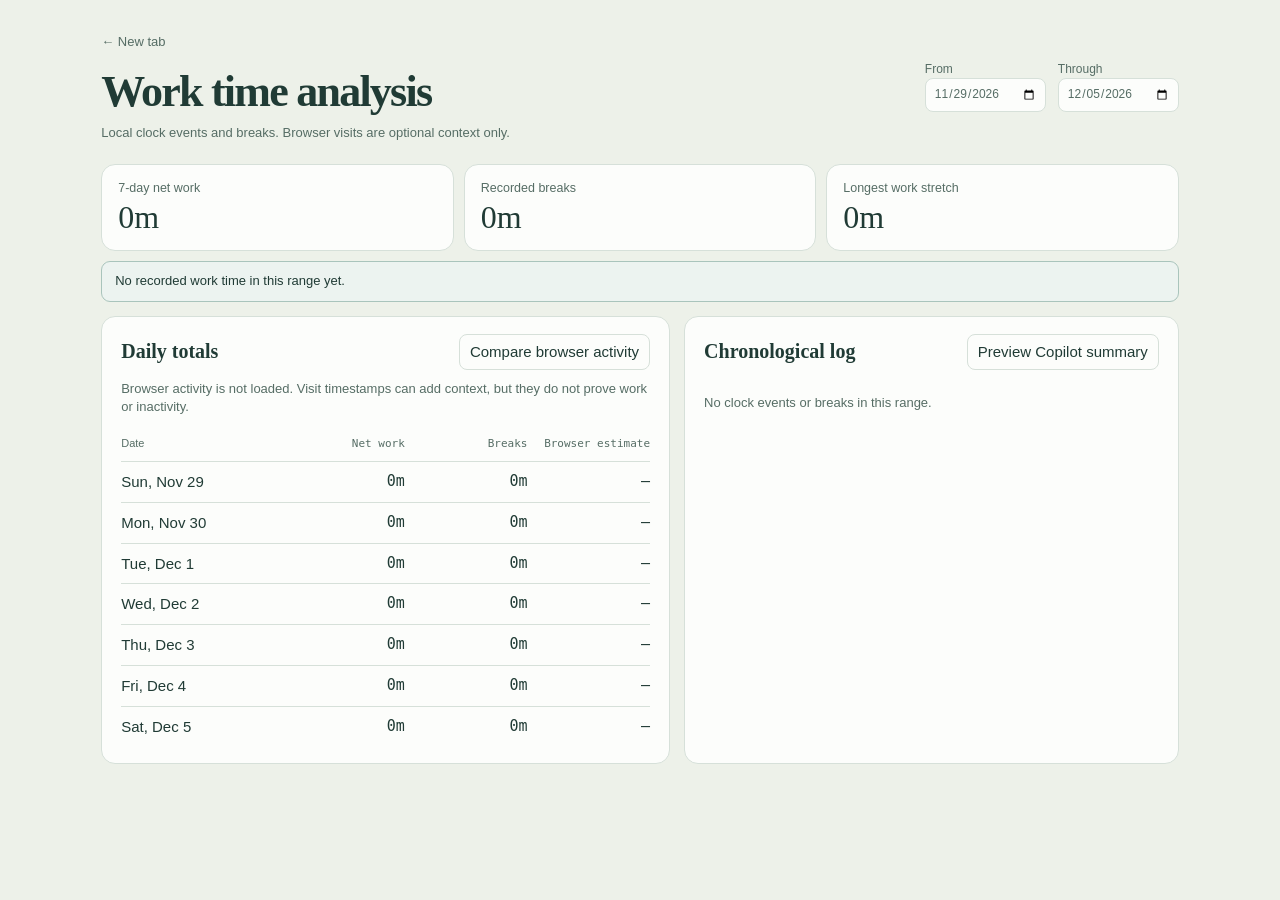
<file: analysis.html>
<!doctype html>
<html lang="en"><head><meta charset="utf-8"><meta name="viewport" content="width=device-width,initial-scale=1"><title>Work time analysis · Meridian</title><link rel="stylesheet" href="analysis.css"><script defer src="work-time-core.js"></script><script defer src="analysis.js"></script></head>
<body><main>
<header><div><a href="index.html" class="back">← New tab</a><h1>Work time analysis</h1><p>Local clock events and breaks. Browser visits are optional context only.</p></div><div class="range"><label>From<input id="rangeStart" type="date"></label><label>Through<input id="rangeEnd" type="date"></label></div></header>
<p id="openNotice" class="notice" hidden></p>
<section class="summary" aria-label="Work time summary"><article><small id="workLabel">Selected work</small><strong id="workTotal">0h</strong></article><article><small>Recorded breaks</small><strong id="breakTotal">0h</strong></article><article><small>Longest work stretch</small><strong id="longestTotal">0h</strong></article></section>
<p id="insight" class="insight"></p>
<div class="analysisGrid">
<section class="panel"><div class="heading"><h2>Daily totals</h2><button id="compareHistory" type="button">Compare browser activity</button></div><p id="historyNote" class="note">Browser activity is not loaded. Visit timestamps can add context, but they do not prove work or inactivity.</p><div id="daily"></div></section>
<section class="panel"><div class="heading"><h2>Chronological log</h2><button id="previewCopilot" type="button">Preview Copilot summary</button></div><div id="timeline"></div></section>
</div>
</main>
<dialog id="copilotPreview"><div class="heading"><h2>Copilot analysis preview</h2><button id="closePreview" aria-label="Close preview">×</button></div><p class="note">Only this aggregate text is copied. Nothing is sent until you open Copilot and paste it.</p><textarea id="copilotText" rows="16" readonly></textarea><div class="dialogActions"><button id="copyCopilot" class="primary">Copy and open Copilot</button></div></dialog>
</body></html>
</file>
<file: analysis.css>
:root{font:15px/1.45 "Segoe UI",sans-serif;color:#203b35;background:#edf1e9;--ink:#203b35;--muted:#566d65;--line:#d6e0d9;--paper:#fcfdfb;--a:#357b70;--green:#204b43;color-scheme:light}
:root[data-tone=dark]{color:#e7efe8;background:#111d25;--ink:#e7efe8;--muted:#b3c5bf;--line:#3a4b50;--paper:#1c2a31;--a:#6ab7a8;--green:#316758;color-scheme:dark}
*{box-sizing:border-box}body{margin:0;color:var(--ink)}main{max-width:1180px;margin:auto;padding:30px clamp(18px,4vw,55px)}header,.heading,.range{display:flex;align-items:center;justify-content:space-between;gap:12px}h1,h2,p{margin:0}h1,h2{font-family:Georgia,serif}h1{font-size:clamp(28px,4vw,44px);letter-spacing:-.04em}h2{font-size:20px}header p,.note,.notice{color:var(--muted);font-size:13px}.back{display:inline-block;margin-bottom:8px;color:var(--muted);font-size:13px}a{color:inherit;text-decoration:none}a:hover{text-decoration:underline}
.range label{font-size:12px;color:var(--muted)}input,button,textarea{font:inherit;color:inherit;background:var(--paper);border:1px solid var(--line);border-radius:8px}input{display:block;padding:6px 8px}button{padding:6px 10px;cursor:pointer}button:hover{border-color:var(--a)}:focus-visible{outline:3px solid var(--a);outline-offset:2px}
.notice{margin:18px 0 0;padding:9px 12px;border:1px solid var(--line);border-radius:9px;background:var(--paper)}.summary{display:grid;grid-template-columns:repeat(3,1fr);gap:10px;margin:22px 0 10px}.summary article,.panel{background:var(--paper);border:1px solid var(--line);border-radius:14px}.summary article{padding:14px 16px}.summary small{display:block;color:var(--muted)}.summary strong{font:32px/1.2 Georgia,serif;font-variant-numeric:tabular-nums}.insight{margin:0 0 14px;padding:10px 13px;border:1px solid color-mix(in srgb,var(--a) 28%,var(--line));border-radius:9px;background:color-mix(in srgb,var(--a) 8%,var(--paper));font-size:13px}
.analysisGrid{display:grid;grid-template-columns:1.15fr 1fr;gap:14px}.panel{padding:17px 19px}.heading{margin-bottom:10px}.note{margin-bottom:10px}.dailyRow,.logRow{display:grid;align-items:center;gap:10px;border-top:1px solid var(--line);padding:9px 0}.dailyRow{grid-template-columns:minmax(110px,1fr) repeat(3,minmax(70px,.7fr))}.dailyRow.header{font-size:11px;color:var(--muted);border-top:0}.dailyRow span:not(:first-child){font-family:Consolas,monospace;text-align:right}.logRow{grid-template-columns:95px minmax(0,1fr)}.logRow time{font:11px Consolas,monospace;color:var(--muted)}.empty{padding:14px 0;color:var(--muted);font-size:13px}
.visitBar{height:5px;margin-top:3px;border-radius:4px;background:color-mix(in srgb,var(--a) 18%,transparent);overflow:hidden}.visitBar i{display:block;height:100%;background:var(--a)}dialog{width:min(680px,94vw);padding:20px;border:1px solid var(--line);border-radius:16px;color:var(--ink);background:var(--paper)}dialog::backdrop{background:#122c2466}textarea{width:100%;padding:10px;resize:vertical}.dialogActions{display:flex;justify-content:flex-end;margin-top:10px}.primary{background:var(--green);color:white}
@media(max-width:760px){header{align-items:flex-start;flex-direction:column}.analysisGrid{grid-template-columns:1fr}.summary{grid-template-columns:1fr}.range{width:100%}.range label{flex:1}.range input{width:100%}.dailyRow{grid-template-columns:minmax(90px,1fr) repeat(3,minmax(55px,.7fr));font-size:12px}}
</file>
